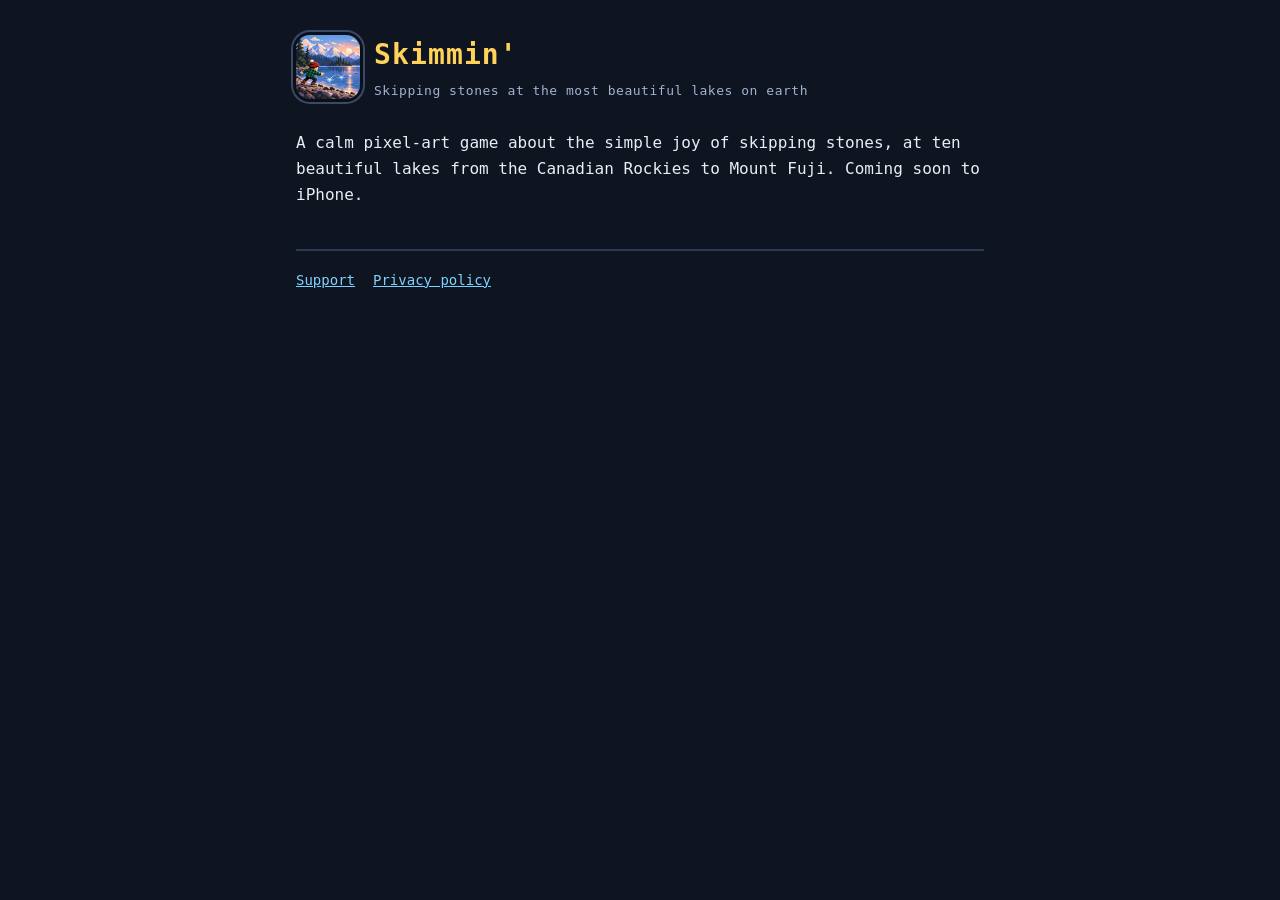
<file: skimmin/index.html>
<!doctype html>
<html lang="en">
<head>
<meta charset="utf-8">
<meta name="viewport" content="width=device-width, initial-scale=1">
<title>Skimmin'</title>
<meta name="description" content="Skimmin': skipping stones at the most beautiful lakes on earth. A calm pixel-art game for iPhone.">
<link rel="icon" href="icon.png">
<link rel="stylesheet" href="style.css">
</head>
<body>
<main>
  <header>
    <img src="icon.png" alt="">
    <div><h1>Skimmin'</h1><p class="tag">Skipping stones at the most beautiful lakes on earth</p></div>
  </header>
  <p>A calm pixel-art game about the simple joy of skipping stones, at ten beautiful lakes from the Canadian Rockies to Mount Fuji. Coming soon to iPhone.</p>
  <nav class="links"><a href="support/">Support</a><a href="privacy/">Privacy policy</a></nav>
</main>
</body>
</html>
</file>
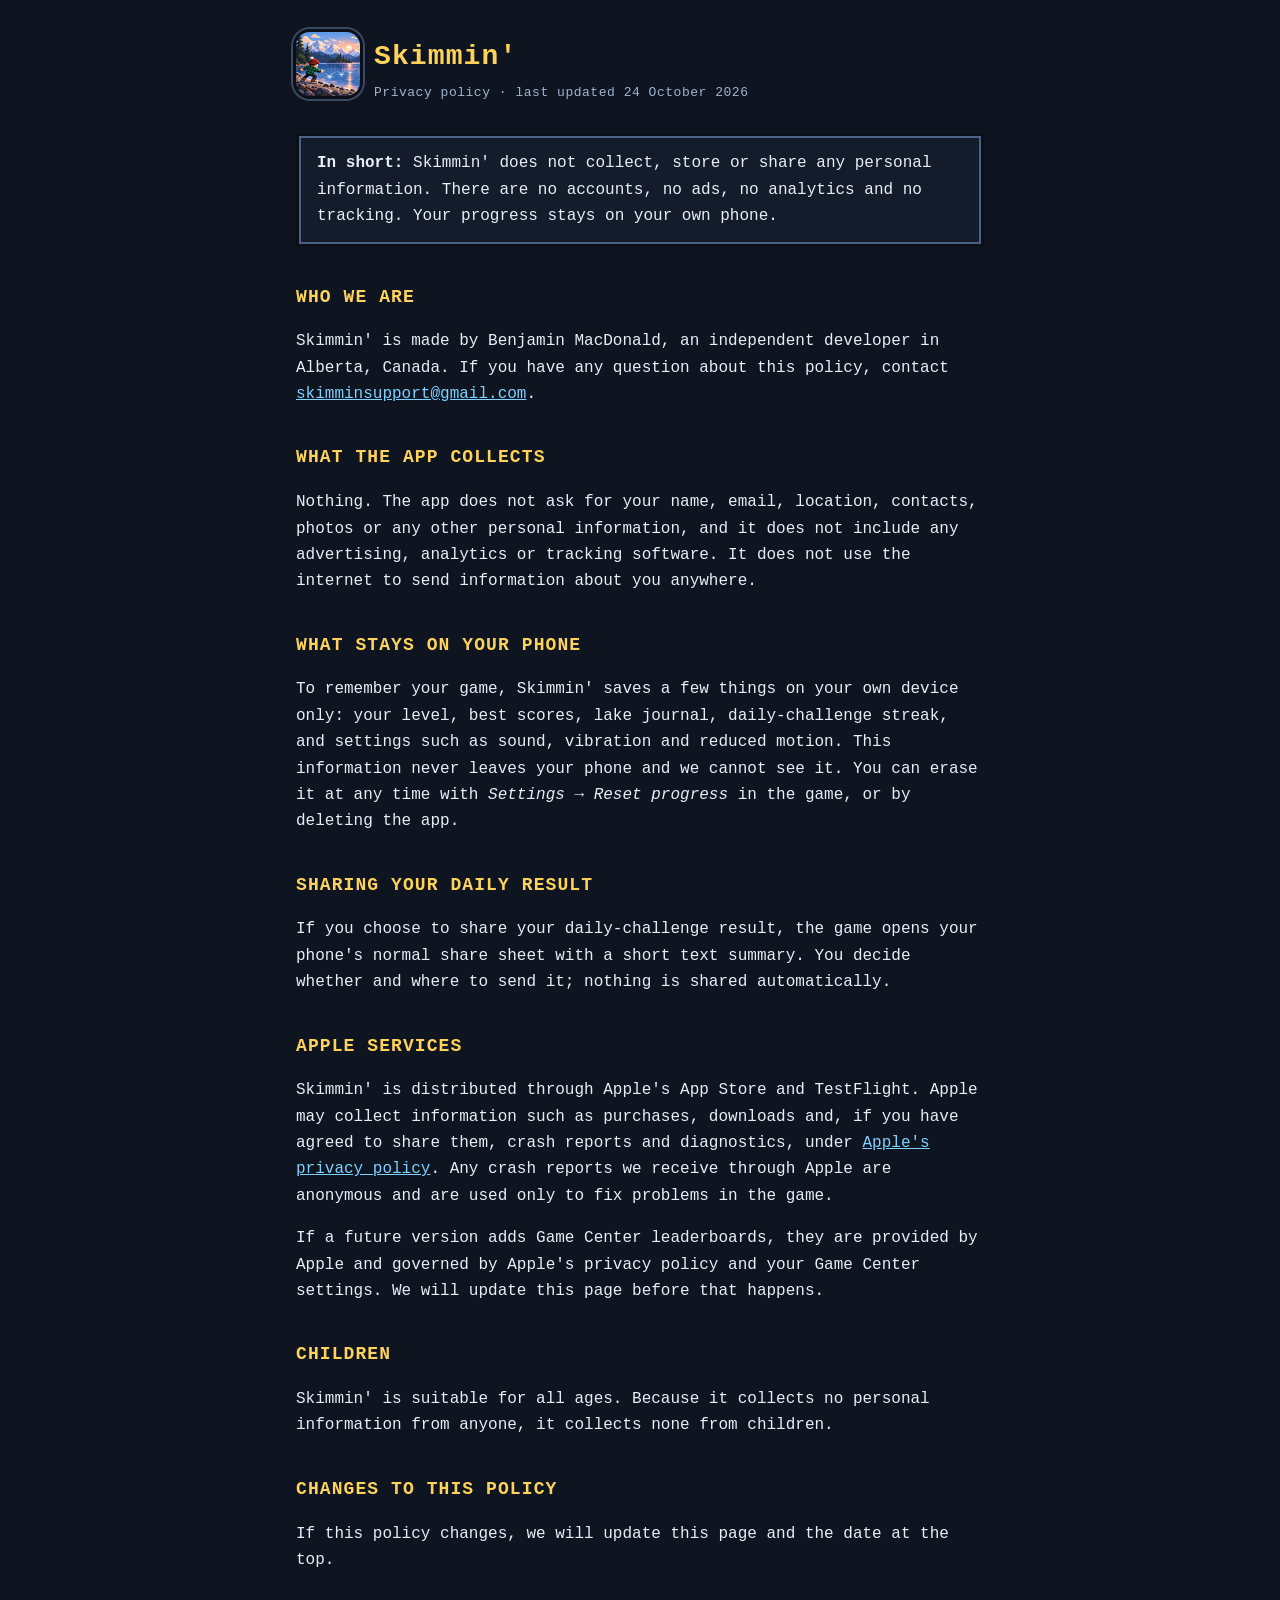
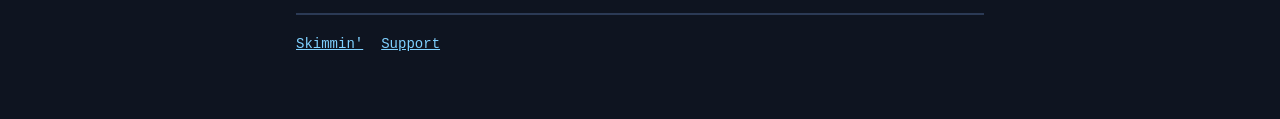
<file: skimmin/privacy/index.html>
<!doctype html>
<html lang="en">
<head>
<meta charset="utf-8">
<meta name="viewport" content="width=device-width, initial-scale=1">
<title>Skimmin' Privacy Policy</title>
<meta name="description" content="Privacy policy for Skimmin', a calm stone-skipping game for iPhone.">
<link rel="icon" href="../icon.png">
<link rel="stylesheet" href="../style.css">
</head>
<body>
<main>
  <header>
    <a href="../"><img src="../icon.png" alt=""></a>
    <div><h1>Skimmin'</h1><p class="tag">Privacy policy · last updated 24 October 2026</p></div>
  </header>

  <div class="card"><p><strong>In short:</strong> Skimmin' does not collect, store or share any personal information. There are no accounts, no ads, no analytics and no tracking. Your progress stays on your own phone.</p></div>

  <h2>Who we are</h2>
  <p>Skimmin' is made by Benjamin MacDonald, an independent developer in Alberta, Canada. If you have any question about this policy, contact <a href="mailto:skimminsupport@gmail.com">skimminsupport@gmail.com</a>.</p>

  <h2>What the app collects</h2>
  <p>Nothing. The app does not ask for your name, email, location, contacts, photos or any other personal information, and it does not include any advertising, analytics or tracking software. It does not use the internet to send information about you anywhere.</p>

  <h2>What stays on your phone</h2>
  <p>To remember your game, Skimmin' saves a few things on your own device only: your level, best scores, lake journal, daily-challenge streak, and settings such as sound, vibration and reduced motion. This information never leaves your phone and we cannot see it. You can erase it at any time with <em>Settings → Reset progress</em> in the game, or by deleting the app.</p>

  <h2>Sharing your daily result</h2>
  <p>If you choose to share your daily-challenge result, the game opens your phone's normal share sheet with a short text summary. You decide whether and where to send it; nothing is shared automatically.</p>

  <h2>Apple services</h2>
  <p>Skimmin' is distributed through Apple's App Store and TestFlight. Apple may collect information such as purchases, downloads and, if you have agreed to share them, crash reports and diagnostics, under <a href="https://www.apple.com/legal/privacy/">Apple's privacy policy</a>. Any crash reports we receive through Apple are anonymous and are used only to fix problems in the game.</p>
  <p>If a future version adds Game Center leaderboards, they are provided by Apple and governed by Apple's privacy policy and your Game Center settings. We will update this page before that happens.</p>

  <h2>Children</h2>
  <p>Skimmin' is suitable for all ages. Because it collects no personal information from anyone, it collects none from children.</p>

  <h2>Changes to this policy</h2>
  <p>If this policy changes, we will update this page and the date at the top.</p>

  <nav class="links"><a href="../">Skimmin'</a><a href="../support/">Support</a></nav>
</main>
</body>
</html>
</file>
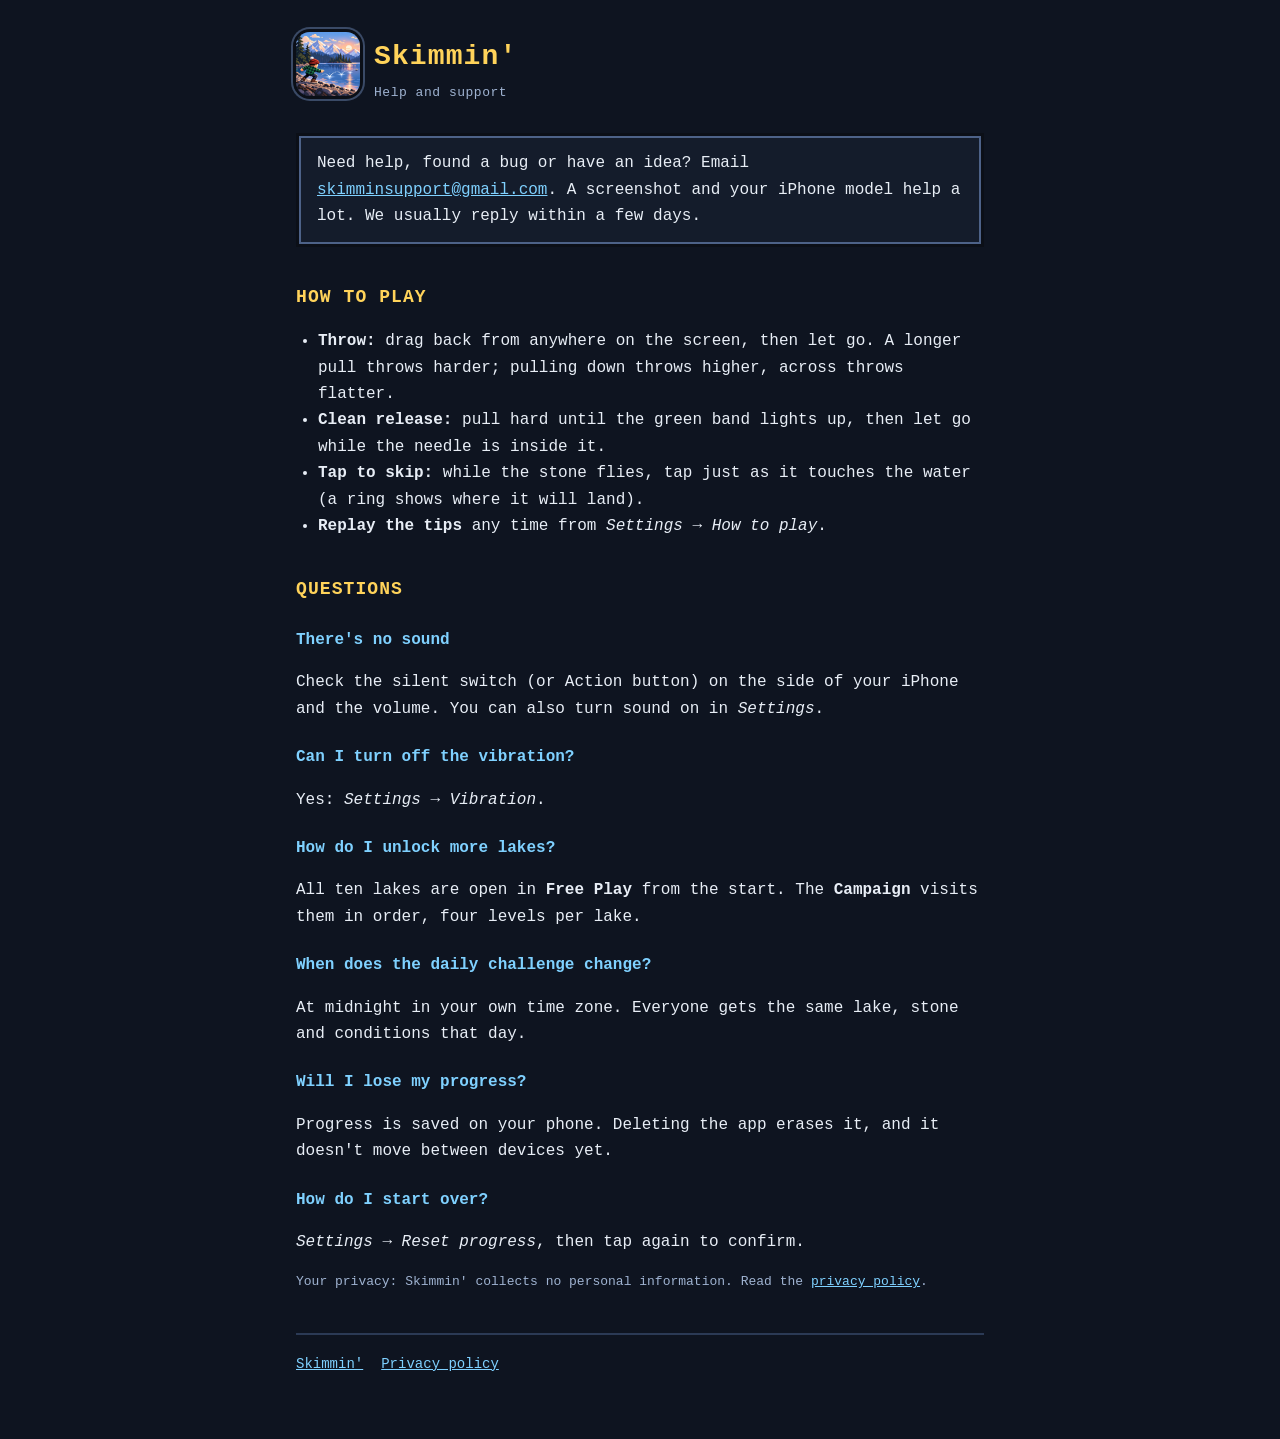
<file: skimmin/support/index.html>
<!doctype html>
<html lang="en">
<head>
<meta charset="utf-8">
<meta name="viewport" content="width=device-width, initial-scale=1">
<title>Skimmin' Support</title>
<meta name="description" content="Help and contact for Skimmin', a calm stone-skipping game for iPhone.">
<link rel="icon" href="../icon.png">
<link rel="stylesheet" href="../style.css">
</head>
<body>
<main>
  <header>
    <a href="../"><img src="../icon.png" alt=""></a>
    <div><h1>Skimmin'</h1><p class="tag">Help and support</p></div>
  </header>

  <div class="card"><p>Need help, found a bug or have an idea? Email <a href="mailto:skimminsupport@gmail.com?subject=Skimmin'">skimminsupport@gmail.com</a>. A screenshot and your iPhone model help a lot. We usually reply within a few days.</p></div>

  <h2>How to play</h2>
  <ul>
    <li><strong>Throw:</strong> drag back from anywhere on the screen, then let go. A longer pull throws harder; pulling down throws higher, across throws flatter.</li>
    <li><strong>Clean release:</strong> pull hard until the green band lights up, then let go while the needle is inside it.</li>
    <li><strong>Tap to skip:</strong> while the stone flies, tap just as it touches the water (a ring shows where it will land).</li>
    <li><strong>Replay the tips</strong> any time from <em>Settings → How to play</em>.</li>
  </ul>

  <h2>Questions</h2>
  <h3>There's no sound</h3>
  <p>Check the silent switch (or Action button) on the side of your iPhone and the volume. You can also turn sound on in <em>Settings</em>.</p>
  <h3>Can I turn off the vibration?</h3>
  <p>Yes: <em>Settings → Vibration</em>.</p>
  <h3>How do I unlock more lakes?</h3>
  <p>All ten lakes are open in <strong>Free Play</strong> from the start. The <strong>Campaign</strong> visits them in order, four levels per lake.</p>
  <h3>When does the daily challenge change?</h3>
  <p>At midnight in your own time zone. Everyone gets the same lake, stone and conditions that day.</p>
  <h3>Will I lose my progress?</h3>
  <p>Progress is saved on your phone. Deleting the app erases it, and it doesn't move between devices yet.</p>
  <h3>How do I start over?</h3>
  <p><em>Settings → Reset progress</em>, then tap again to confirm.</p>

  <p class="small">Your privacy: Skimmin' collects no personal information. Read the <a href="../privacy/">privacy policy</a>.</p>
  <nav class="links"><a href="../">Skimmin'</a><a href="../privacy/">Privacy policy</a></nav>
</main>
</body>
</html>
</file>
<file: skimmin/style.css>
:root { --bg: #0e1420; --panel: #141c2b; --ink: #0b0f17; --fg: #fff7e6; --muted: #9fb3d1; --gold: #ffd35a; --sky: #7fd1ff; color-scheme: dark; }
* { box-sizing: border-box; }
html { -webkit-text-size-adjust: 100%; }
body { margin: 0; background: var(--bg); color: var(--fg); font: 16px/1.65 ui-monospace, "SFMono-Regular", Menlo, Consolas, monospace; }
main { max-width: 720px; margin: 0 auto; padding: 32px 16px 64px; }
header { display: flex; align-items: center; gap: 14px; margin-bottom: 28px; }
header img { width: 64px; height: 64px; border-radius: 14px; box-shadow: 0 0 0 3px var(--ink), 0 0 0 5px #3a4a66; }
header a { color: inherit; text-decoration: none; }
h1 { margin: 0; font-size: 28px; letter-spacing: 0.04em; color: var(--gold); }
.tag { margin: 2px 0 0; font-size: 13px; color: var(--muted); letter-spacing: 0.04em; }
h2 { margin: 36px 0 8px; font-size: 18px; letter-spacing: 0.06em; color: var(--gold); text-transform: uppercase; }
h3 { margin: 22px 0 4px; font-size: 16px; color: var(--sky); }
p, li { color: #e8eef6; }
ul { padding-left: 22px; }
a { color: var(--sky); }
a:focus-visible { outline: 3px solid var(--gold); outline-offset: 2px; }
.card { background: var(--panel); border: 3px solid var(--ink); box-shadow: inset 0 0 0 2px #4d6288; padding: 14px 18px; margin: 18px 0; }
.card p { margin: 0; }
nav.links { display: flex; gap: 18px; flex-wrap: wrap; margin-top: 40px; padding-top: 18px; border-top: 2px solid #2b3a55; font-size: 14px; }
.small { font-size: 13px; color: var(--muted); }
</file>
